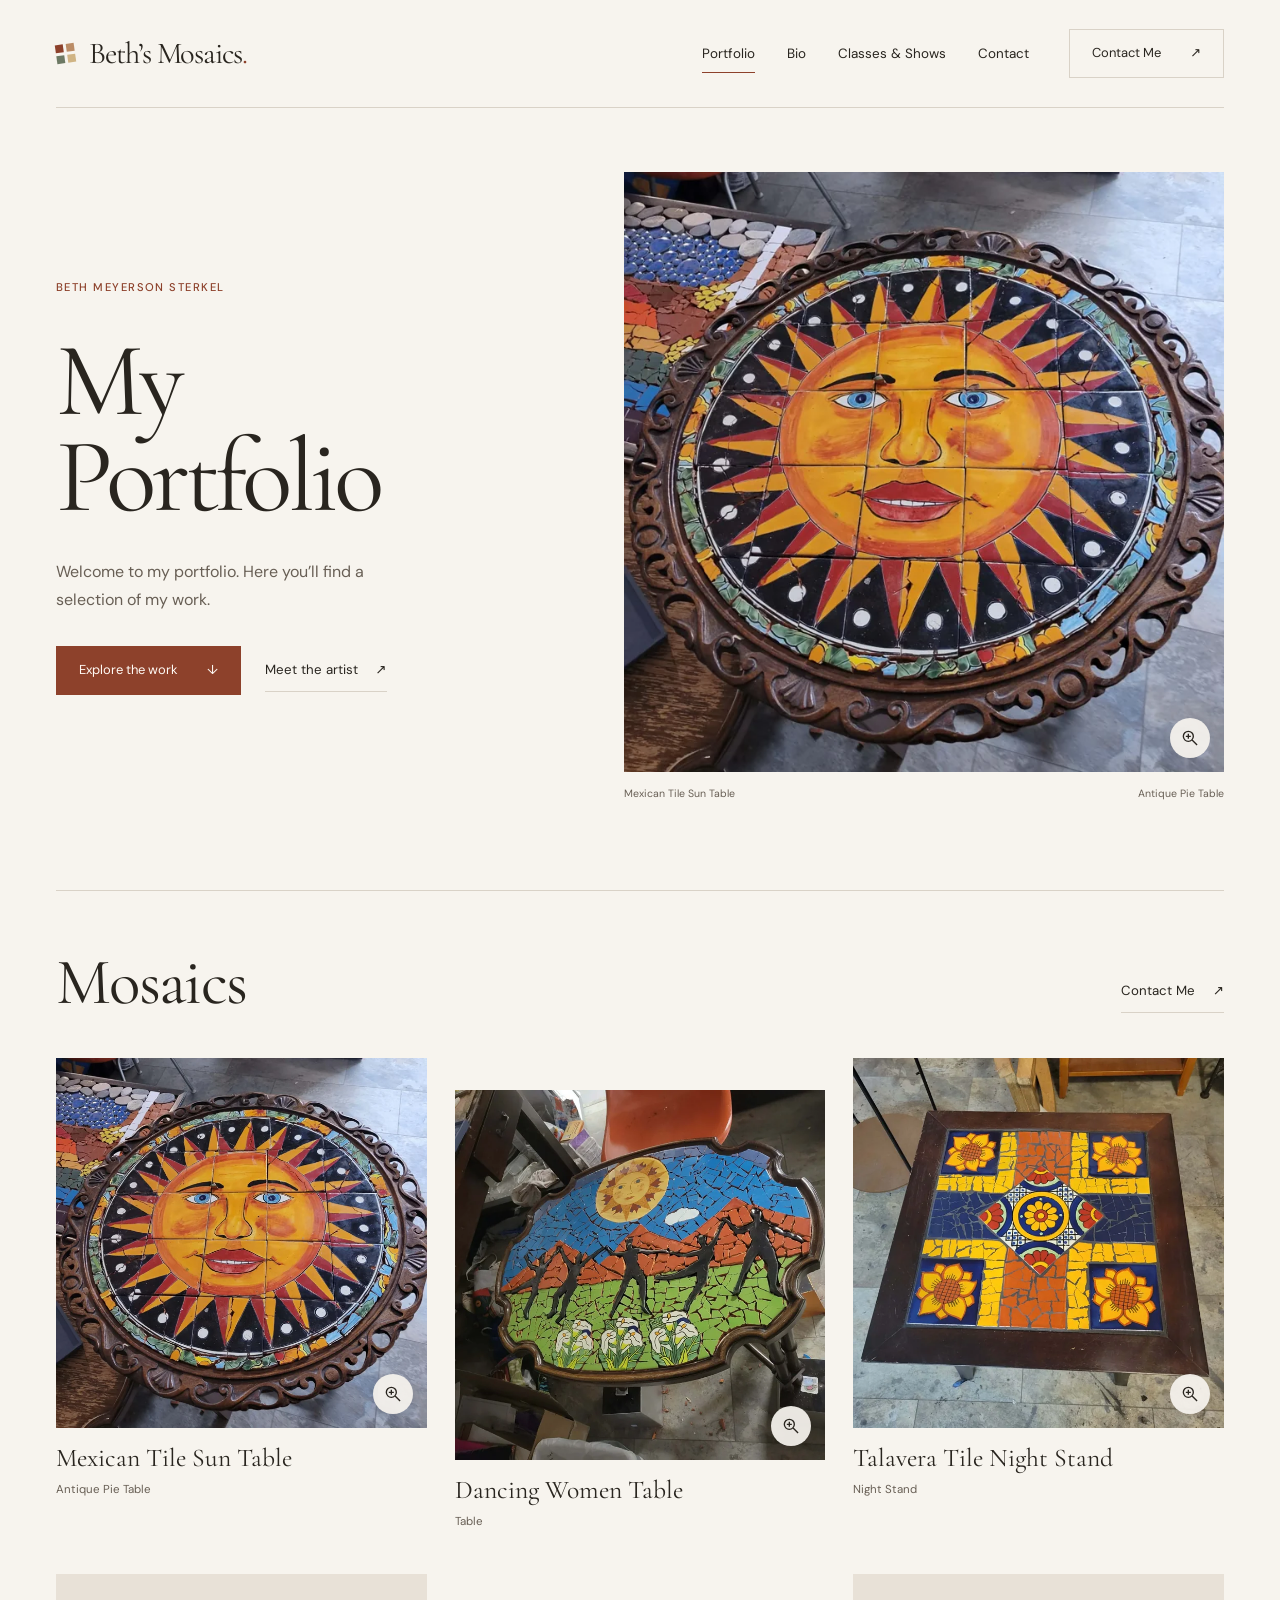
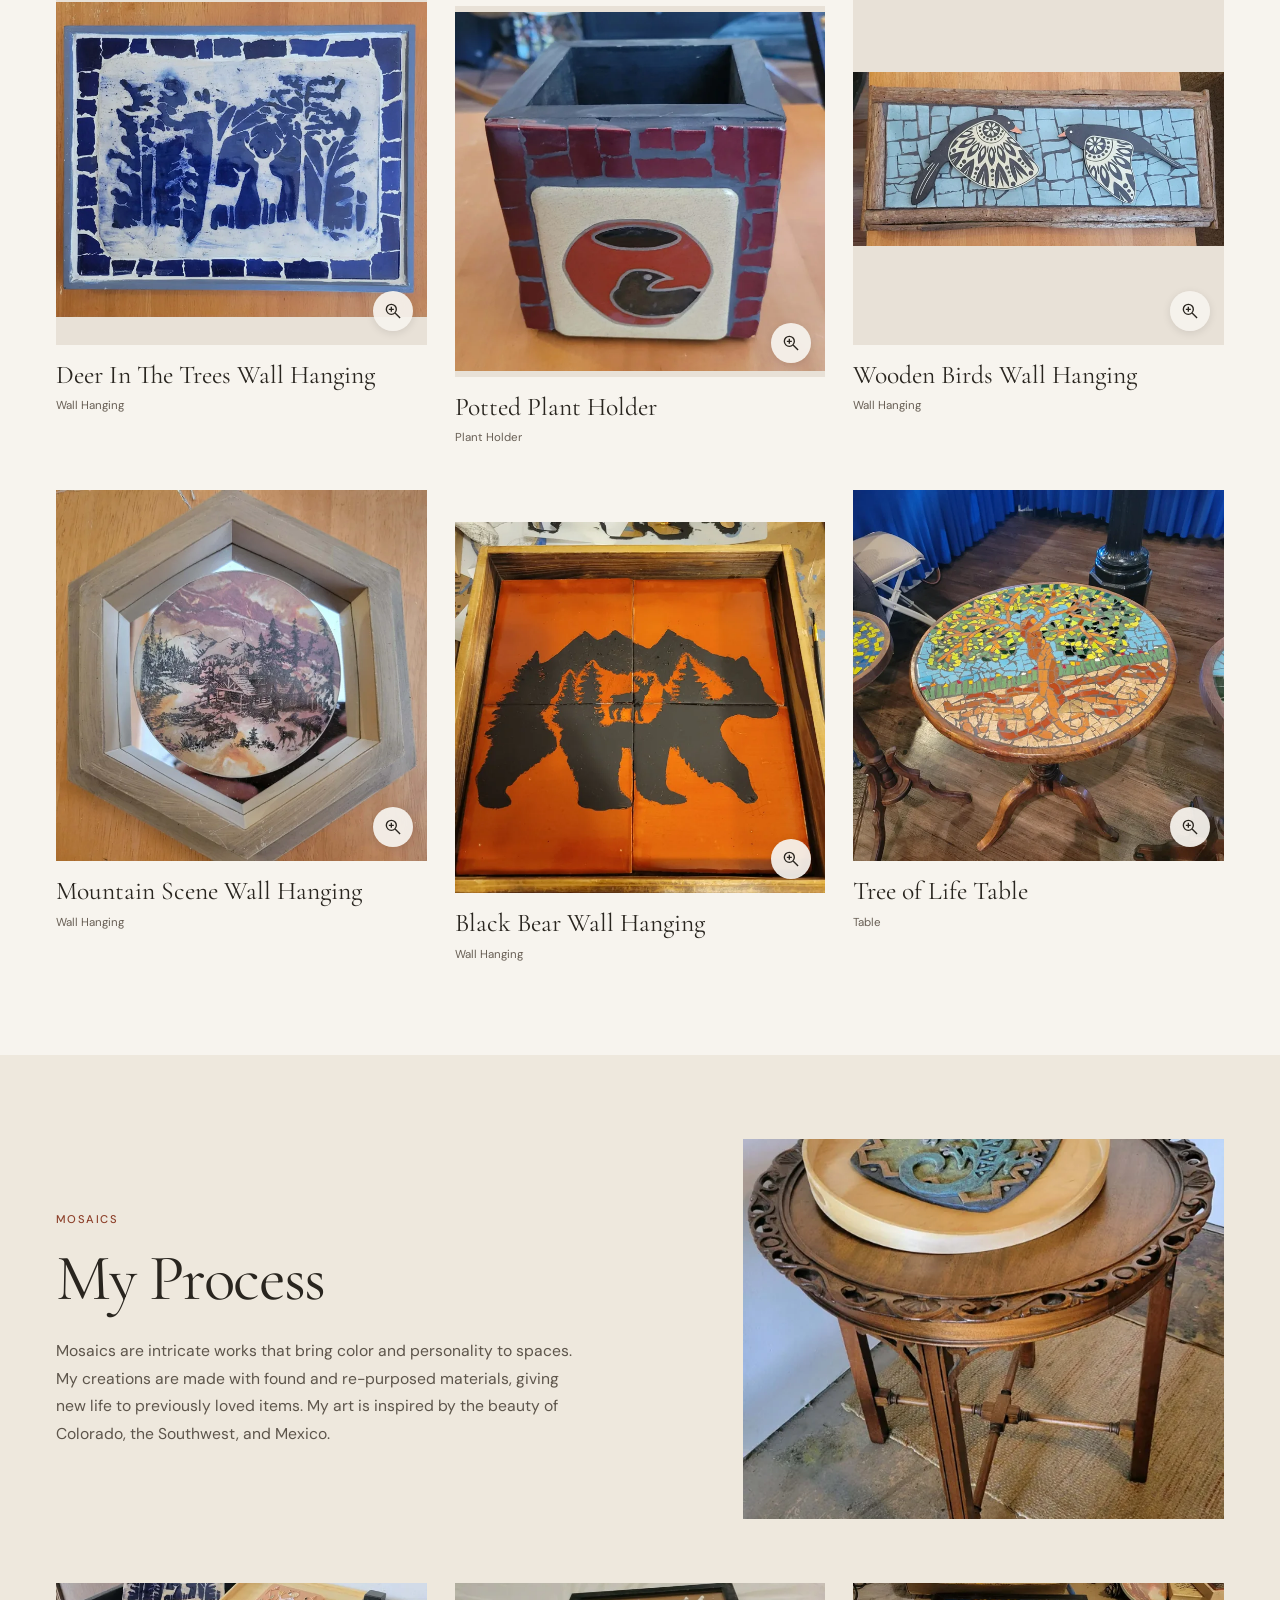
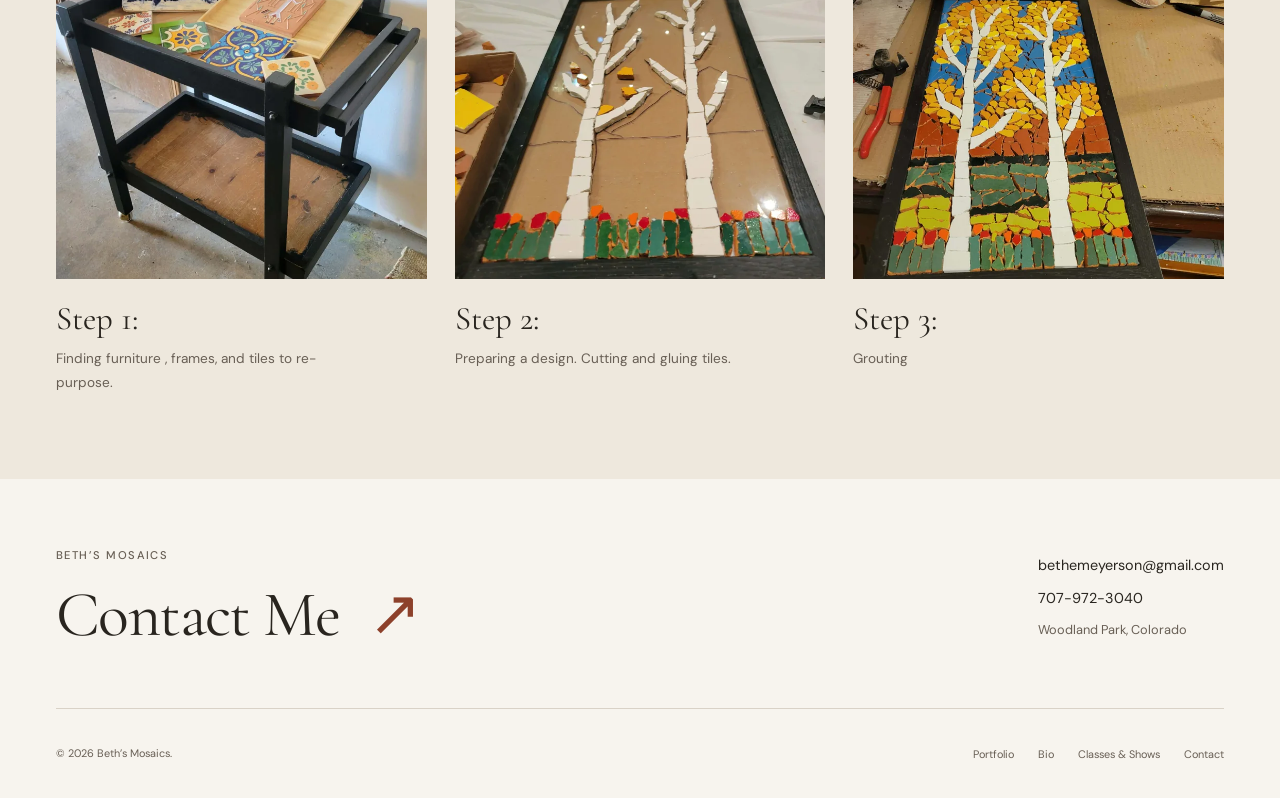
<file: src/index.html>
<!doctype html>
<html lang="en">
  <head>
    <meta charset="utf-8">
    <meta name="viewport" content="width=device-width, initial-scale=1">
    <meta name="description" content="Mosaic and ceramic art by Beth Meyerson Sterkel in Woodland Park, Colorado. Explore colorful tables, wall hangings, and repurposed creations.">
    <meta name="theme-color" content="#f7f4ee">
    <title>Beth’s Mosaics | Portfolio</title>
    <link rel="icon" href="assets/images/favicon.svg" type="image/svg+xml">
    <link rel="preload" href="assets/fonts/cormorant-garamond.woff2" as="font" type="font/woff2" crossorigin>
    <link rel="stylesheet" href="assets/css/site.css">
    <script src="assets/js/site.js" defer></script>
  </head>
  <body class="page-home">
    <a class="skip-link" href="#main">Skip to content</a>
    <header class="site-header wrap">
      <a class="brand" href="index.html"><span class="brand-mark" aria-hidden="true"><i></i><i></i><i></i><i></i></span>Beth’s Mosaics<span class="brand-dot" aria-hidden="true">.</span></a>
      <button class="menu-toggle" type="button" aria-controls="site-navigation" aria-expanded="false" hidden>Menu <span class="menu-icon" aria-hidden="true"></span></button>
      <nav class="site-nav" id="site-navigation" aria-label="Main navigation">
        <a href="index.html" aria-current="page">Portfolio</a>
        <a href="bio/index.html">Bio</a>
        <a href="classes-and-shows/index.html">Classes &amp; Shows</a>
        <a href="contact/index.html">Contact</a>
      </nav>
      <a class="header-contact button button-outline" href="contact/index.html">Contact Me <span aria-hidden="true">↗</span></a>
    </header>
    <main id="main" tabindex="-1">
      <section class="hero wrap" id="portfolio-introduction" aria-labelledby="portfolio-title">
        <div class="hero-copy">
          <p class="eyebrow">Beth Meyerson Sterkel</p>
          <h1 id="portfolio-title">My<br>Portfolio</h1>
          <p class="intro">Welcome to my portfolio. Here you’ll find a selection of my work.</p>
          <div class="hero-actions">
            <a class="button" href="#portfolio">Explore the work <span aria-hidden="true">↓</span></a>
            <a class="text-link" href="bio/index.html">Meet the artist <span aria-hidden="true">↗</span></a>
          </div>
        </div>
        <figure class="hero-art">
          <a class="artwork-image-link" href="assets/images/mexican-tile-sun-table.webp" data-artwork-title="Mexican Tile Sun Table" aria-label="View full image: Mexican Tile Sun Table">
            <img class="" src="assets/images/mexican-tile-sun-table.webp" srcset="assets/images/mexican-tile-sun-table-small.webp 720w, assets/images/mexican-tile-sun-table.webp 1600w" sizes="(max-width: 760px) 90vw, 50vw" width="1600" height="1600" alt="Colorful Talavera sun mosaic in an ornate round wooden table." loading="eager" decoding="async" fetchpriority="high">
            <span class="image-zoom" aria-hidden="true"><svg viewBox="0 0 24 24" width="20" height="20" fill="none" stroke="currentColor" stroke-width="1.6"><circle cx="10" cy="10" r="6"></circle><path d="m14.5 14.5 6 6M10 7v6M7 10h6"></path></svg></span>
          </a>
          <figcaption><span>Mexican Tile Sun Table</span><span>Antique Pie Table</span></figcaption>
        </figure>
      </section>
      <section class="portfolio-section wrap" id="portfolio" aria-labelledby="gallery-title">
        <div class="section-heading">
          <h2 id="gallery-title">Mosaics</h2>
          <a class="text-link" href="contact/index.html">Contact Me <span aria-hidden="true">↗</span></a>
        </div>
        <div class="artwork-grid">
          <article class="artwork-card">
            <div class="card-image">
              <a class="artwork-image-link" href="assets/images/mexican-tile-sun-table.webp" data-artwork-title="Mexican Tile Sun Table" aria-label="View full image: Mexican Tile Sun Table">
                <img class="" src="assets/images/mexican-tile-sun-table.webp" srcset="assets/images/mexican-tile-sun-table-small.webp 720w, assets/images/mexican-tile-sun-table.webp 1600w" sizes="(max-width: 640px) 90vw, (max-width: 1000px) 44vw, 30vw" width="1600" height="1600" alt="Colorful Talavera sun mosaic in an ornate round wooden table." loading="lazy" decoding="async">
                <span class="image-zoom" aria-hidden="true"><svg viewBox="0 0 24 24" width="20" height="20" fill="none" stroke="currentColor" stroke-width="1.6"><circle cx="10" cy="10" r="6"></circle><path d="m14.5 14.5 6 6M10 7v6M7 10h6"></path></svg></span>
              </a>
            </div>
            <div class="card-caption">
              <h3>Mexican Tile Sun Table</h3>
              <p>Antique Pie Table</p>
            </div>
          </article>
          <article class="artwork-card">
            <div class="card-image">
              <a class="artwork-image-link" href="assets/images/dancing-women-table.webp" data-artwork-title="Dancing Women Table" aria-label="View full image: Dancing Women Table">
                <img class="" src="assets/images/dancing-women-table.webp" srcset="assets/images/dancing-women-table-small.webp 720w, assets/images/dancing-women-table.webp 1600w" sizes="(max-width: 640px) 90vw, (max-width: 1000px) 44vw, 30vw" width="1600" height="1600" alt="Round mosaic table with dancing women beneath a sun and mountain landscape." loading="lazy" decoding="async">
                <span class="image-zoom" aria-hidden="true"><svg viewBox="0 0 24 24" width="20" height="20" fill="none" stroke="currentColor" stroke-width="1.6"><circle cx="10" cy="10" r="6"></circle><path d="m14.5 14.5 6 6M10 7v6M7 10h6"></path></svg></span>
              </a>
            </div>
            <div class="card-caption">
              <h3>Dancing Women Table</h3>
              <p>Table</p>
            </div>
          </article>
          <article class="artwork-card">
            <div class="card-image">
              <a class="artwork-image-link" href="assets/images/talavera-tile-night-stand.webp" data-artwork-title="Talavera Tile Night Stand" aria-label="View full image: Talavera Tile Night Stand">
                <img class="" src="assets/images/talavera-tile-night-stand.webp" srcset="assets/images/talavera-tile-night-stand-small.webp 720w, assets/images/talavera-tile-night-stand.webp 1600w" sizes="(max-width: 640px) 90vw, (max-width: 1000px) 44vw, 30vw" width="1600" height="1600" alt="Square night stand with blue, yellow, and orange Talavera tiles." loading="lazy" decoding="async">
                <span class="image-zoom" aria-hidden="true"><svg viewBox="0 0 24 24" width="20" height="20" fill="none" stroke="currentColor" stroke-width="1.6"><circle cx="10" cy="10" r="6"></circle><path d="m14.5 14.5 6 6M10 7v6M7 10h6"></path></svg></span>
              </a>
            </div>
            <div class="card-caption">
              <h3>Talavera Tile Night Stand</h3>
              <p>Night Stand</p>
            </div>
          </article>
          <article class="artwork-card">
            <div class="card-image">
              <a class="artwork-image-link" href="assets/images/deer-in-the-trees-wall-hanging.webp" data-artwork-title="Deer In The Trees Wall Hanging" aria-label="View full image: Deer In The Trees Wall Hanging">
                <img class="" src="assets/images/deer-in-the-trees-wall-hanging.webp" srcset="assets/images/deer-in-the-trees-wall-hanging-small.webp 720w, assets/images/deer-in-the-trees-wall-hanging.webp 1600w" sizes="(max-width: 640px) 90vw, (max-width: 1000px) 44vw, 30vw" width="1600" height="1360" alt="Blue and white ceramic tile wall hanging depicting deer among trees." loading="lazy" decoding="async">
                <span class="image-zoom" aria-hidden="true"><svg viewBox="0 0 24 24" width="20" height="20" fill="none" stroke="currentColor" stroke-width="1.6"><circle cx="10" cy="10" r="6"></circle><path d="m14.5 14.5 6 6M10 7v6M7 10h6"></path></svg></span>
              </a>
            </div>
            <div class="card-caption">
              <h3>Deer In The Trees Wall Hanging</h3>
              <p>Wall Hanging</p>
            </div>
          </article>
          <article class="artwork-card">
            <div class="card-image">
              <a class="artwork-image-link" href="assets/images/potted-plant-holder.webp" data-artwork-title="Potted Plant Holder" aria-label="View full image: Potted Plant Holder">
                <img class="" src="assets/images/potted-plant-holder.webp" srcset="assets/images/potted-plant-holder-small.webp 720w, assets/images/potted-plant-holder.webp 1600w" sizes="(max-width: 640px) 90vw, (max-width: 1000px) 44vw, 30vw" width="1600" height="1546" alt="Red ceramic tile plant holder with a decorative bird tile." loading="lazy" decoding="async">
                <span class="image-zoom" aria-hidden="true"><svg viewBox="0 0 24 24" width="20" height="20" fill="none" stroke="currentColor" stroke-width="1.6"><circle cx="10" cy="10" r="6"></circle><path d="m14.5 14.5 6 6M10 7v6M7 10h6"></path></svg></span>
              </a>
            </div>
            <div class="card-caption">
              <h3>Potted Plant Holder</h3>
              <p>Plant Holder</p>
            </div>
          </article>
          <article class="artwork-card">
            <div class="card-image">
              <a class="artwork-image-link" href="assets/images/wooden-birds-wall-hanging.webp" data-artwork-title="Wooden Birds Wall Hanging" aria-label="View full image: Wooden Birds Wall Hanging">
                <img class="" src="assets/images/wooden-birds-wall-hanging.webp" srcset="assets/images/wooden-birds-wall-hanging-small.webp 720w, assets/images/wooden-birds-wall-hanging.webp 1600w" sizes="(max-width: 640px) 90vw, (max-width: 1000px) 44vw, 30vw" width="1600" height="750" alt="Two patterned ceramic birds on a pale blue mosaic in a wooden frame." loading="lazy" decoding="async">
                <span class="image-zoom" aria-hidden="true"><svg viewBox="0 0 24 24" width="20" height="20" fill="none" stroke="currentColor" stroke-width="1.6"><circle cx="10" cy="10" r="6"></circle><path d="m14.5 14.5 6 6M10 7v6M7 10h6"></path></svg></span>
              </a>
            </div>
            <div class="card-caption">
              <h3>Wooden Birds Wall Hanging</h3>
              <p>Wall Hanging</p>
            </div>
          </article>
          <article class="artwork-card">
            <div class="card-image">
              <a class="artwork-image-link" href="assets/images/mountain-scene-wall-hanging.webp" data-artwork-title="Mountain Scene Wall Hanging" aria-label="View full image: Mountain Scene Wall Hanging">
                <img class="" src="assets/images/mountain-scene-wall-hanging.webp" srcset="assets/images/mountain-scene-wall-hanging-small.webp 720w, assets/images/mountain-scene-wall-hanging.webp 1600w" sizes="(max-width: 640px) 90vw, (max-width: 1000px) 44vw, 30vw" width="1600" height="1600" alt="Mountain landscape tile displayed in an octagonal wooden frame." loading="lazy" decoding="async">
                <span class="image-zoom" aria-hidden="true"><svg viewBox="0 0 24 24" width="20" height="20" fill="none" stroke="currentColor" stroke-width="1.6"><circle cx="10" cy="10" r="6"></circle><path d="m14.5 14.5 6 6M10 7v6M7 10h6"></path></svg></span>
              </a>
            </div>
            <div class="card-caption">
              <h3>Mountain Scene Wall Hanging</h3>
              <p>Wall Hanging</p>
            </div>
          </article>
          <article class="artwork-card">
            <div class="card-image">
              <a class="artwork-image-link" href="assets/images/black-bear-wall-hanging.webp" data-artwork-title="Black Bear Wall Hanging" aria-label="View full image: Black Bear Wall Hanging">
                <img class="" src="assets/images/black-bear-wall-hanging.webp" srcset="assets/images/black-bear-wall-hanging-small.webp 720w, assets/images/black-bear-wall-hanging.webp 1600w" sizes="(max-width: 640px) 90vw, (max-width: 1000px) 44vw, 30vw" width="1600" height="1600" alt="Black bear and forest silhouettes on an orange tile wall hanging." loading="lazy" decoding="async">
                <span class="image-zoom" aria-hidden="true"><svg viewBox="0 0 24 24" width="20" height="20" fill="none" stroke="currentColor" stroke-width="1.6"><circle cx="10" cy="10" r="6"></circle><path d="m14.5 14.5 6 6M10 7v6M7 10h6"></path></svg></span>
              </a>
            </div>
            <div class="card-caption">
              <h3>Black Bear Wall Hanging</h3>
              <p>Wall Hanging</p>
            </div>
          </article>
          <article class="artwork-card">
            <div class="card-image">
              <a class="artwork-image-link" href="assets/images/tree-of-life-table.webp" data-artwork-title="Tree of Life Table" aria-label="View full image: Tree of Life Table">
                <img class="" src="assets/images/tree-of-life-table.webp" srcset="assets/images/tree-of-life-table-small.webp 720w, assets/images/tree-of-life-table.webp 1600w" sizes="(max-width: 640px) 90vw, (max-width: 1000px) 44vw, 30vw" width="1600" height="1600" alt="Round wooden table with a colorful tree of life mosaic." loading="lazy" decoding="async">
                <span class="image-zoom" aria-hidden="true"><svg viewBox="0 0 24 24" width="20" height="20" fill="none" stroke="currentColor" stroke-width="1.6"><circle cx="10" cy="10" r="6"></circle><path d="m14.5 14.5 6 6M10 7v6M7 10h6"></path></svg></span>
              </a>
            </div>
            <div class="card-caption">
              <h3>Tree of Life Table</h3>
              <p>Table</p>
            </div>
          </article>
        </div>
      </section>
      <section class="process-section" id="process" aria-labelledby="process-title">
        <div class="wrap">
          <div class="process-intro">
            <div>
              <p class="eyebrow">Mosaics</p>
              <h2 id="process-title">My Process</h2>
              <p>Mosaics are intricate works that bring color and personality to spaces. My creations are made with found and re-purposed materials, giving new life to previously loved items. My art is inspired by the beauty of Colorado, the Southwest, and Mexico.</p>
            </div>
            <img class="process-materials" src="assets/images/process-materials.webp" srcset="assets/images/process-materials-small.webp 641w, assets/images/process-materials.webp 1424w" sizes="(max-width: 760px) 90vw, 38vw" width="1424" height="1600" alt="Reclaimed wooden table and tray with ceramic pieces ready to be repurposed." loading="lazy" decoding="async">
          </div>
          <ol class="process-steps">
            <li>
              <img class="" src="assets/images/process-find.webp" srcset="assets/images/process-find-small.webp 706w, assets/images/process-find.webp 1570w" sizes="(max-width: 640px) 90vw, (max-width: 1000px) 44vw, 30vw" width="1570" height="1600" alt="Found furniture and colorful ceramic tiles gathered for a mosaic." loading="lazy" decoding="async">
              <h3>Step 1:</h3>
              <p>Finding furniture , frames, and tiles to re-purpose.</p>
            </li>
            <li>
              <img class="" src="assets/images/process-design.webp" srcset="assets/images/process-design-small.webp 720w, assets/images/process-design.webp 1600w" sizes="(max-width: 640px) 90vw, (max-width: 1000px) 44vw, 30vw" width="1600" height="1600" alt="A tree mosaic design with cut ceramic tiles being arranged in a frame." loading="lazy" decoding="async">
              <h3>Step 2:</h3>
              <p>Preparing a design. Cutting and gluing tiles.</p>
            </li>
            <li>
              <img class="" src="assets/images/process-grout.webp" srcset="assets/images/process-grout-small.webp 720w, assets/images/process-grout.webp 1600w" sizes="(max-width: 640px) 90vw, (max-width: 1000px) 44vw, 30vw" width="1600" height="1600" alt="Completed tree mosaic with grout between the colorful tile pieces." loading="lazy" decoding="async">
              <h3>Step 3:</h3>
              <p>Grouting</p>
            </li>
          </ol>
        </div>
      </section>
    </main>
    <dialog class="lightbox" id="artwork-lightbox" aria-labelledby="lightbox-title">
      <div class="lightbox-header">
        <button class="lightbox-close" type="button" autofocus>Close <span aria-hidden="true">×</span></button>
      </div>
      <figure class="lightbox-figure">
        <img src="assets/images/mexican-tile-sun-table.webp" width="1600" height="1600" alt="Colorful Talavera sun mosaic in an ornate round wooden table." decoding="async" loading="lazy">
      </figure>
      <div class="lightbox-footer">
        <button type="button" class="lightbox-previous" aria-label="Previous photo"><span aria-hidden="true">←</span></button>
        <p id="lightbox-title" aria-live="polite">Mexican Tile Sun Table</p>
        <button type="button" class="lightbox-next" aria-label="Next photo"><span aria-hidden="true">→</span></button>
      </div>
    </dialog>
    <footer class="site-footer">
      <div class="footer-main wrap">
        <div>
          <p class="eyebrow">Beth’s Mosaics</p>
          <h2><a href="contact/index.html">Contact Me <span aria-hidden="true">↗</span></a></h2>
        </div>
        <address>
          <a href="mailto:bethemeyerson@gmail.com">bethemeyerson@gmail.com</a>
          <a href="tel:+17079723040">707-972-3040</a>
          <span>Woodland Park, Colorado</span>
        </address>
      </div>
      <div class="footer-bottom wrap">
        <p>© 2026 Beth’s Mosaics.</p>
        <nav aria-label="Footer navigation">
          <a href="index.html" aria-current="page">Portfolio</a>
          <a href="bio/index.html">Bio</a>
          <a href="classes-and-shows/index.html">Classes &amp; Shows</a>
          <a href="contact/index.html">Contact</a>
        </nav>
      </div>
    </footer>
  </body>
</html>
</file>
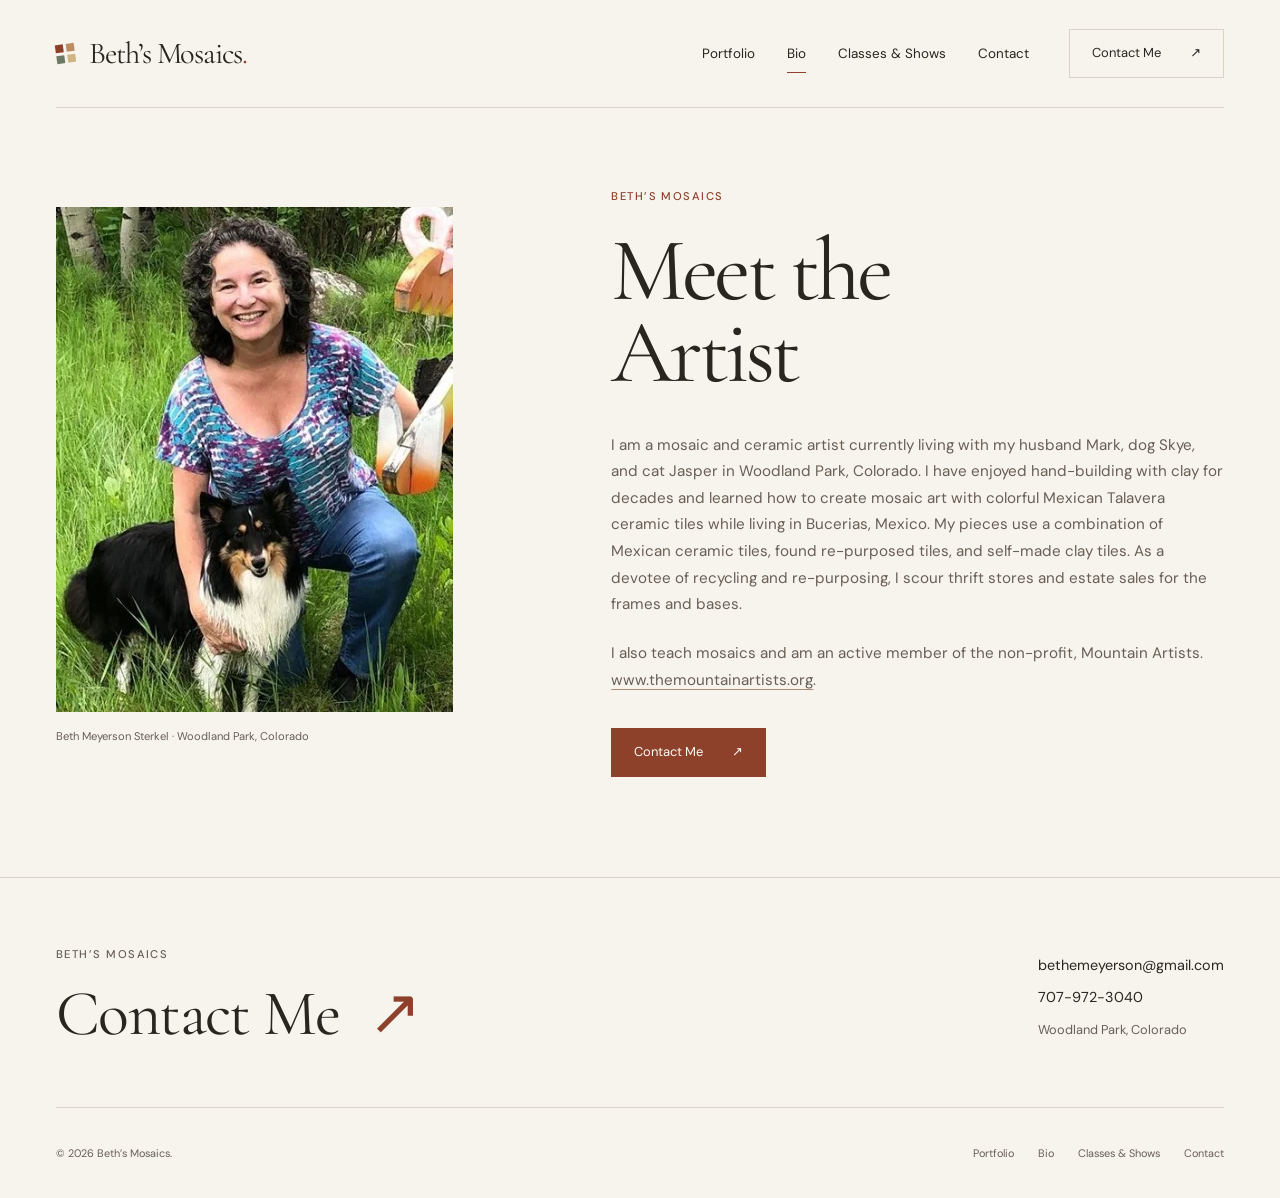
<file: src/bio/index.html>
<!doctype html>
<html lang="en">
  <head>
    <meta charset="utf-8">
    <meta name="viewport" content="width=device-width, initial-scale=1">
    <meta name="description" content="Meet Beth Meyerson Sterkel, a Colorado mosaic and ceramic artist inspired by Talavera tiles, found materials, and repurposed furniture.">
    <meta name="theme-color" content="#f7f4ee">
    <title>Meet the Artist | Beth’s Mosaics</title>
    <link rel="icon" href="../assets/images/favicon.svg" type="image/svg+xml">
    <link rel="preload" href="../assets/fonts/cormorant-garamond.woff2" as="font" type="font/woff2" crossorigin>
    <link rel="stylesheet" href="../assets/css/site.css">
    <script src="../assets/js/site.js" defer></script>
  </head>
  <body class="page-bio">
    <a class="skip-link" href="#main">Skip to content</a>
    <header class="site-header wrap">
      <a class="brand" href="../index.html"><span class="brand-mark" aria-hidden="true"><i></i><i></i><i></i><i></i></span>Beth’s Mosaics<span class="brand-dot" aria-hidden="true">.</span></a>
      <button class="menu-toggle" type="button" aria-controls="site-navigation" aria-expanded="false" hidden>Menu <span class="menu-icon" aria-hidden="true"></span></button>
      <nav class="site-nav" id="site-navigation" aria-label="Main navigation">
        <a href="../index.html">Portfolio</a>
        <a href="../bio/index.html" aria-current="page">Bio</a>
        <a href="../classes-and-shows/index.html">Classes &amp; Shows</a>
        <a href="../contact/index.html">Contact</a>
      </nav>
      <a class="header-contact button button-outline" href="../contact/index.html">Contact Me <span aria-hidden="true">↗</span></a>
    </header>
    <main id="main" tabindex="-1">
      <section class="bio-section wrap" id="artist-biography" aria-labelledby="bio-title">
        <figure class="portrait">
          <img class="" src="../assets/images/beth-meyerson-sterkel.webp" width="397" height="505" alt="Beth Meyerson Sterkel sitting outdoors with her dog." loading="eager" decoding="async">
          <figcaption>Beth Meyerson Sterkel · Woodland Park, Colorado</figcaption>
        </figure>
        <div class="bio-copy">
          <p class="eyebrow">Beth’s Mosaics</p>
          <h1 id="bio-title">Meet the<br>Artist</h1>
          <p>I am a mosaic and ceramic artist currently living with my husband Mark, dog Skye, and cat Jasper in Woodland Park, Colorado. I have enjoyed hand-building with clay for decades and learned how to create mosaic art with colorful Mexican Talavera ceramic tiles while living in Bucerias, Mexico. My pieces use a combination of Mexican ceramic tiles, found re-purposed tiles, and self-made clay tiles. As a devotee of recycling and re-purposing, I scour thrift stores and estate sales for the frames and bases.</p>
          <p>I also teach mosaics and am an active member of the non-profit, Mountain Artists. <a class="inline-link" href="http://www.themountainartists.org">www.themountainartists.org</a>.</p>
          <a class="button" href="../contact/index.html">Contact Me <span aria-hidden="true">↗</span></a>
        </div>
      </section>
    </main>
    <footer class="site-footer">
      <div class="footer-main wrap">
        <div>
          <p class="eyebrow">Beth’s Mosaics</p>
          <h2><a href="../contact/index.html">Contact Me <span aria-hidden="true">↗</span></a></h2>
        </div>
        <address>
          <a href="mailto:bethemeyerson@gmail.com">bethemeyerson@gmail.com</a>
          <a href="tel:+17079723040">707-972-3040</a>
          <span>Woodland Park, Colorado</span>
        </address>
      </div>
      <div class="footer-bottom wrap">
        <p>© 2026 Beth’s Mosaics.</p>
        <nav aria-label="Footer navigation">
          <a href="../index.html">Portfolio</a>
          <a href="../bio/index.html" aria-current="page">Bio</a>
          <a href="../classes-and-shows/index.html">Classes &amp; Shows</a>
          <a href="../contact/index.html">Contact</a>
        </nav>
      </div>
    </footer>
  </body>
</html>
</file>
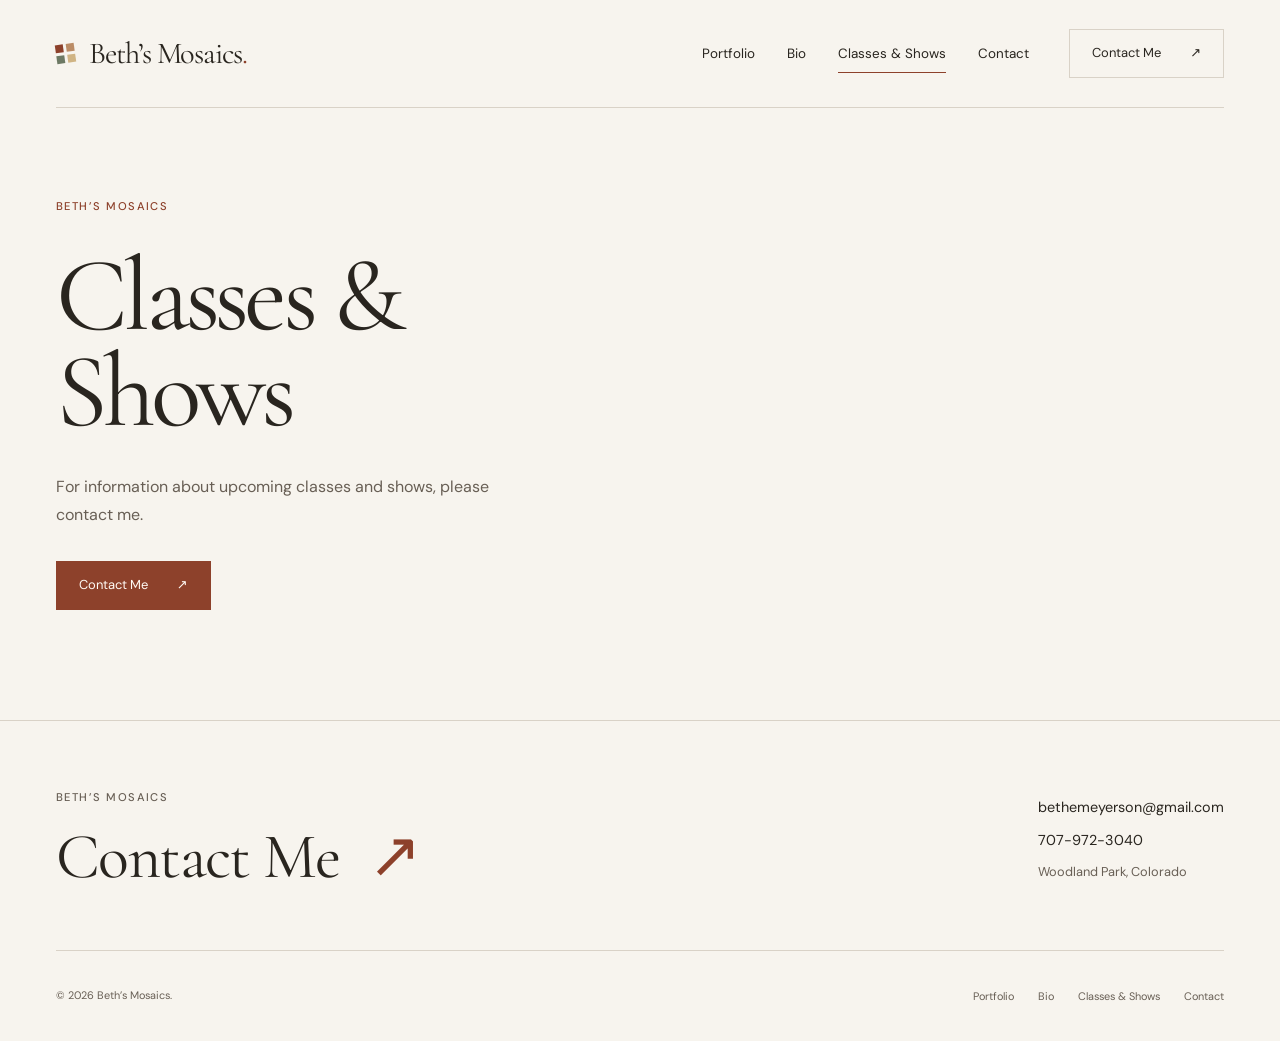
<file: src/classes-and-shows/index.html>
<!doctype html>
<html lang="en">
  <head>
    <meta charset="utf-8">
    <meta name="viewport" content="width=device-width, initial-scale=1">
    <meta name="description" content="Upcoming mosaic classes and art shows with Beth Meyerson Sterkel.">
    <meta name="theme-color" content="#f7f4ee">
    <title>Classes &amp; Shows | Beth’s Mosaics</title>
    <link rel="icon" href="../assets/images/favicon.svg" type="image/svg+xml">
    <link rel="preload" href="../assets/fonts/cormorant-garamond.woff2" as="font" type="font/woff2" crossorigin>
    <link rel="stylesheet" href="../assets/css/site.css">
    <script src="../assets/js/site.js" defer></script>
  </head>
  <body class="page-events">
    <a class="skip-link" href="#main">Skip to content</a>
    <header class="site-header wrap">
      <a class="brand" href="../index.html"><span class="brand-mark" aria-hidden="true"><i></i><i></i><i></i><i></i></span>Beth’s Mosaics<span class="brand-dot" aria-hidden="true">.</span></a>
      <button class="menu-toggle" type="button" aria-controls="site-navigation" aria-expanded="false" hidden>Menu <span class="menu-icon" aria-hidden="true"></span></button>
      <nav class="site-nav" id="site-navigation" aria-label="Main navigation">
        <a href="../index.html">Portfolio</a>
        <a href="../bio/index.html">Bio</a>
        <a href="../classes-and-shows/index.html" aria-current="page">Classes &amp; Shows</a>
        <a href="../contact/index.html">Contact</a>
      </nav>
      <a class="header-contact button button-outline" href="../contact/index.html">Contact Me <span aria-hidden="true">↗</span></a>
    </header>
    <main id="main" tabindex="-1">
      <section class="events-section wrap" id="classes-and-shows" aria-labelledby="events-title">
        <p class="eyebrow">Beth’s Mosaics</p>
        <h1 id="events-title">Classes &amp; Shows</h1>
        <p>For information about upcoming classes and shows, please contact me.</p>
        <a class="button" href="../contact/index.html">Contact Me <span aria-hidden="true">↗</span></a>
      </section>
    </main>
    <footer class="site-footer">
      <div class="footer-main wrap">
        <div>
          <p class="eyebrow">Beth’s Mosaics</p>
          <h2><a href="../contact/index.html">Contact Me <span aria-hidden="true">↗</span></a></h2>
        </div>
        <address>
          <a href="mailto:bethemeyerson@gmail.com">bethemeyerson@gmail.com</a>
          <a href="tel:+17079723040">707-972-3040</a>
          <span>Woodland Park, Colorado</span>
        </address>
      </div>
      <div class="footer-bottom wrap">
        <p>© 2026 Beth’s Mosaics.</p>
        <nav aria-label="Footer navigation">
          <a href="../index.html">Portfolio</a>
          <a href="../bio/index.html">Bio</a>
          <a href="../classes-and-shows/index.html" aria-current="page">Classes &amp; Shows</a>
          <a href="../contact/index.html">Contact</a>
        </nav>
      </div>
    </footer>
  </body>
</html>
</file>
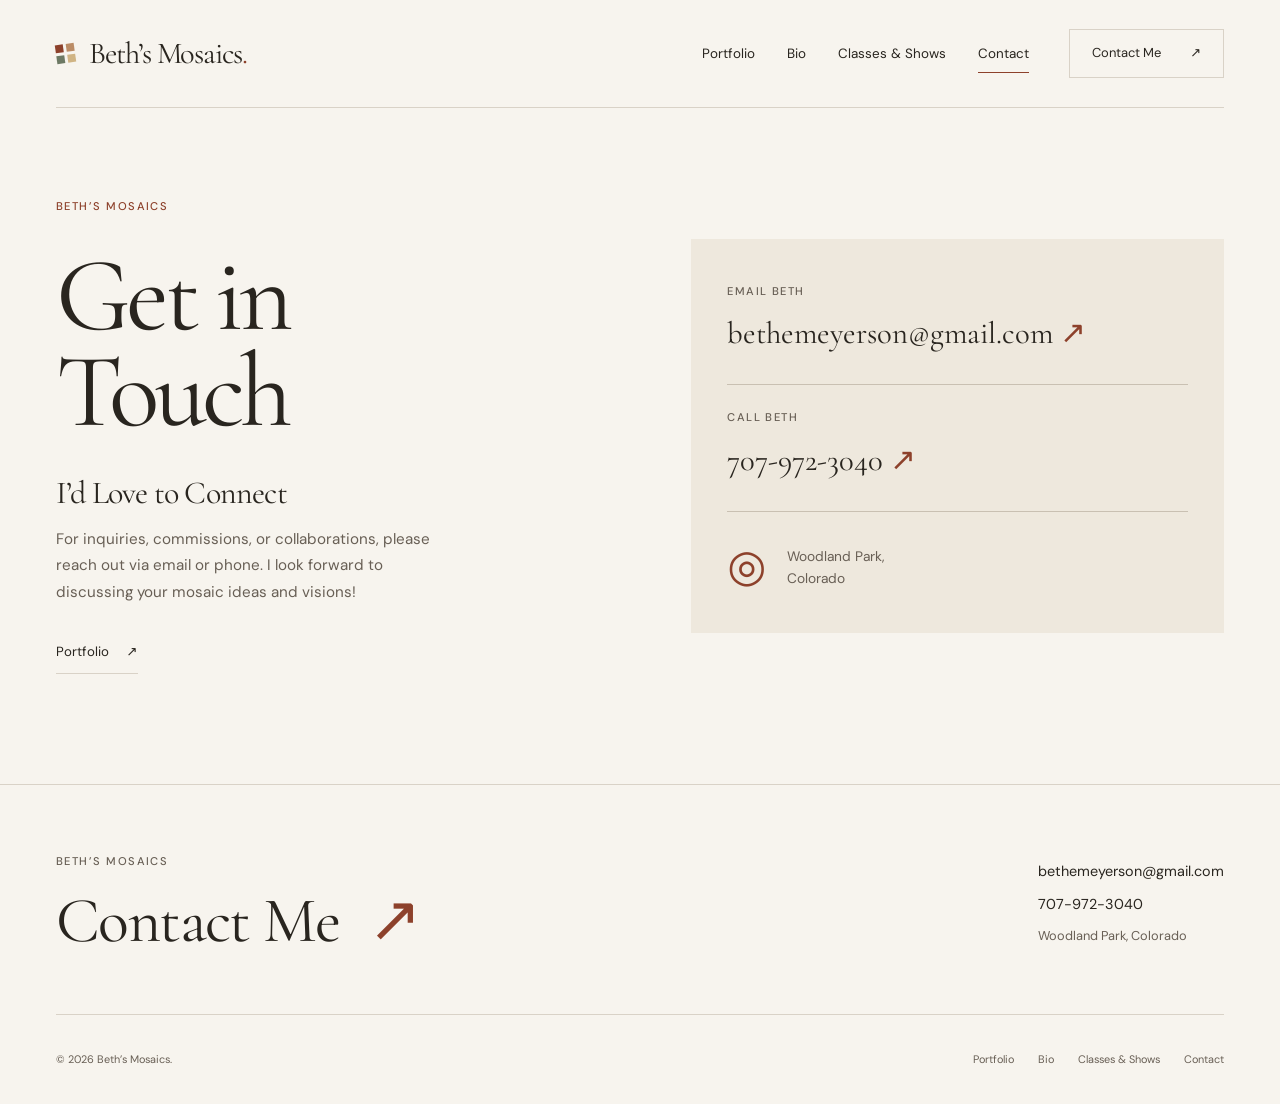
<file: src/contact/index.html>
<!doctype html>
<html lang="en">
  <head>
    <meta charset="utf-8">
    <meta name="viewport" content="width=device-width, initial-scale=1">
    <meta name="description" content="Contact Beth Meyerson Sterkel in Woodland Park, Colorado for mosaic inquiries, commissions, or collaborations.">
    <meta name="theme-color" content="#f7f4ee">
    <title>Contact | Beth’s Mosaics</title>
    <link rel="icon" href="../assets/images/favicon.svg" type="image/svg+xml">
    <link rel="preload" href="../assets/fonts/cormorant-garamond.woff2" as="font" type="font/woff2" crossorigin>
    <link rel="stylesheet" href="../assets/css/site.css">
    <script src="../assets/js/site.js" defer></script>
  </head>
  <body class="page-contact">
    <a class="skip-link" href="#main">Skip to content</a>
    <header class="site-header wrap">
      <a class="brand" href="../index.html"><span class="brand-mark" aria-hidden="true"><i></i><i></i><i></i><i></i></span>Beth’s Mosaics<span class="brand-dot" aria-hidden="true">.</span></a>
      <button class="menu-toggle" type="button" aria-controls="site-navigation" aria-expanded="false" hidden>Menu <span class="menu-icon" aria-hidden="true"></span></button>
      <nav class="site-nav" id="site-navigation" aria-label="Main navigation">
        <a href="../index.html">Portfolio</a>
        <a href="../bio/index.html">Bio</a>
        <a href="../classes-and-shows/index.html">Classes &amp; Shows</a>
        <a href="../contact/index.html" aria-current="page">Contact</a>
      </nav>
      <a class="header-contact button button-outline" href="../contact/index.html">Contact Me <span aria-hidden="true">↗</span></a>
    </header>
    <main id="main" tabindex="-1">
      <section class="contact-section wrap" id="contact-details" aria-labelledby="contact-title">
        <div class="contact-copy">
          <p class="eyebrow">Beth’s Mosaics</p>
          <h1 id="contact-title">Get in<br>Touch</h1>
          <h2>I’d Love to Connect</h2>
          <p>For inquiries, commissions, or collaborations, please reach out via email or phone. I look forward to discussing your mosaic ideas and visions!</p>
          <a class="text-link" href="../index.html">Portfolio <span aria-hidden="true">↗</span></a>
        </div>
        <div class="contact-panel">
          <a class="contact-option" href="mailto:bethemeyerson@gmail.com"><span class="eyebrow">Email Beth</span><span class="contact-value">bethemeyerson<wbr>@gmail.com <span aria-hidden="true">↗</span></span></a>
          <a class="contact-option" href="tel:+17079723040"><span class="eyebrow">Call Beth</span><span class="contact-value">707-972-3040 <span aria-hidden="true">↗</span></span></a>
          <div class="contact-location">
            <span class="location-mark" aria-hidden="true">◎</span>
            <p>Woodland Park,<br>Colorado</p>
          </div>
        </div>
      </section>
    </main>
    <footer class="site-footer">
      <div class="footer-main wrap">
        <div>
          <p class="eyebrow">Beth’s Mosaics</p>
          <h2><a href="../contact/index.html">Contact Me <span aria-hidden="true">↗</span></a></h2>
        </div>
        <address>
          <a href="mailto:bethemeyerson@gmail.com">bethemeyerson@gmail.com</a>
          <a href="tel:+17079723040">707-972-3040</a>
          <span>Woodland Park, Colorado</span>
        </address>
      </div>
      <div class="footer-bottom wrap">
        <p>© 2026 Beth’s Mosaics.</p>
        <nav aria-label="Footer navigation">
          <a href="../index.html">Portfolio</a>
          <a href="../bio/index.html">Bio</a>
          <a href="../classes-and-shows/index.html">Classes &amp; Shows</a>
          <a href="../contact/index.html" aria-current="page">Contact</a>
        </nav>
      </div>
    </footer>
  </body>
</html>
</file>
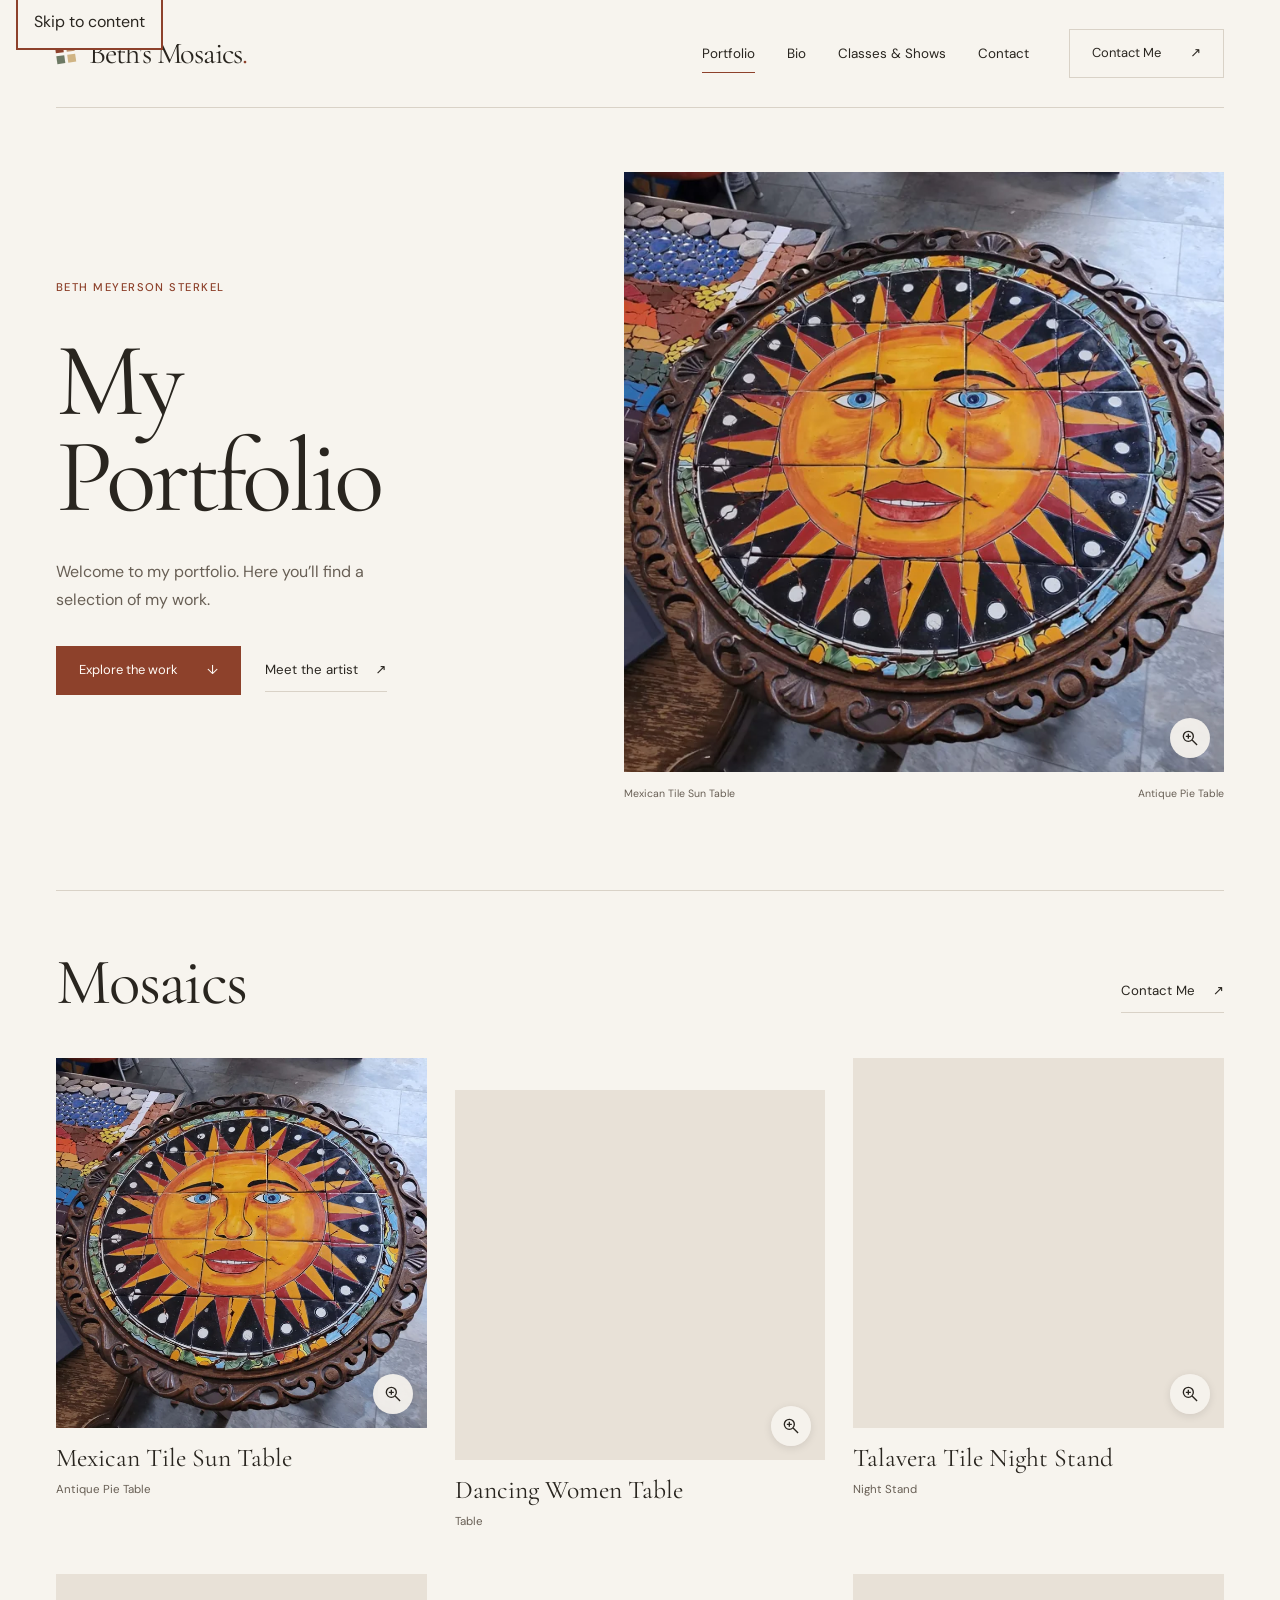
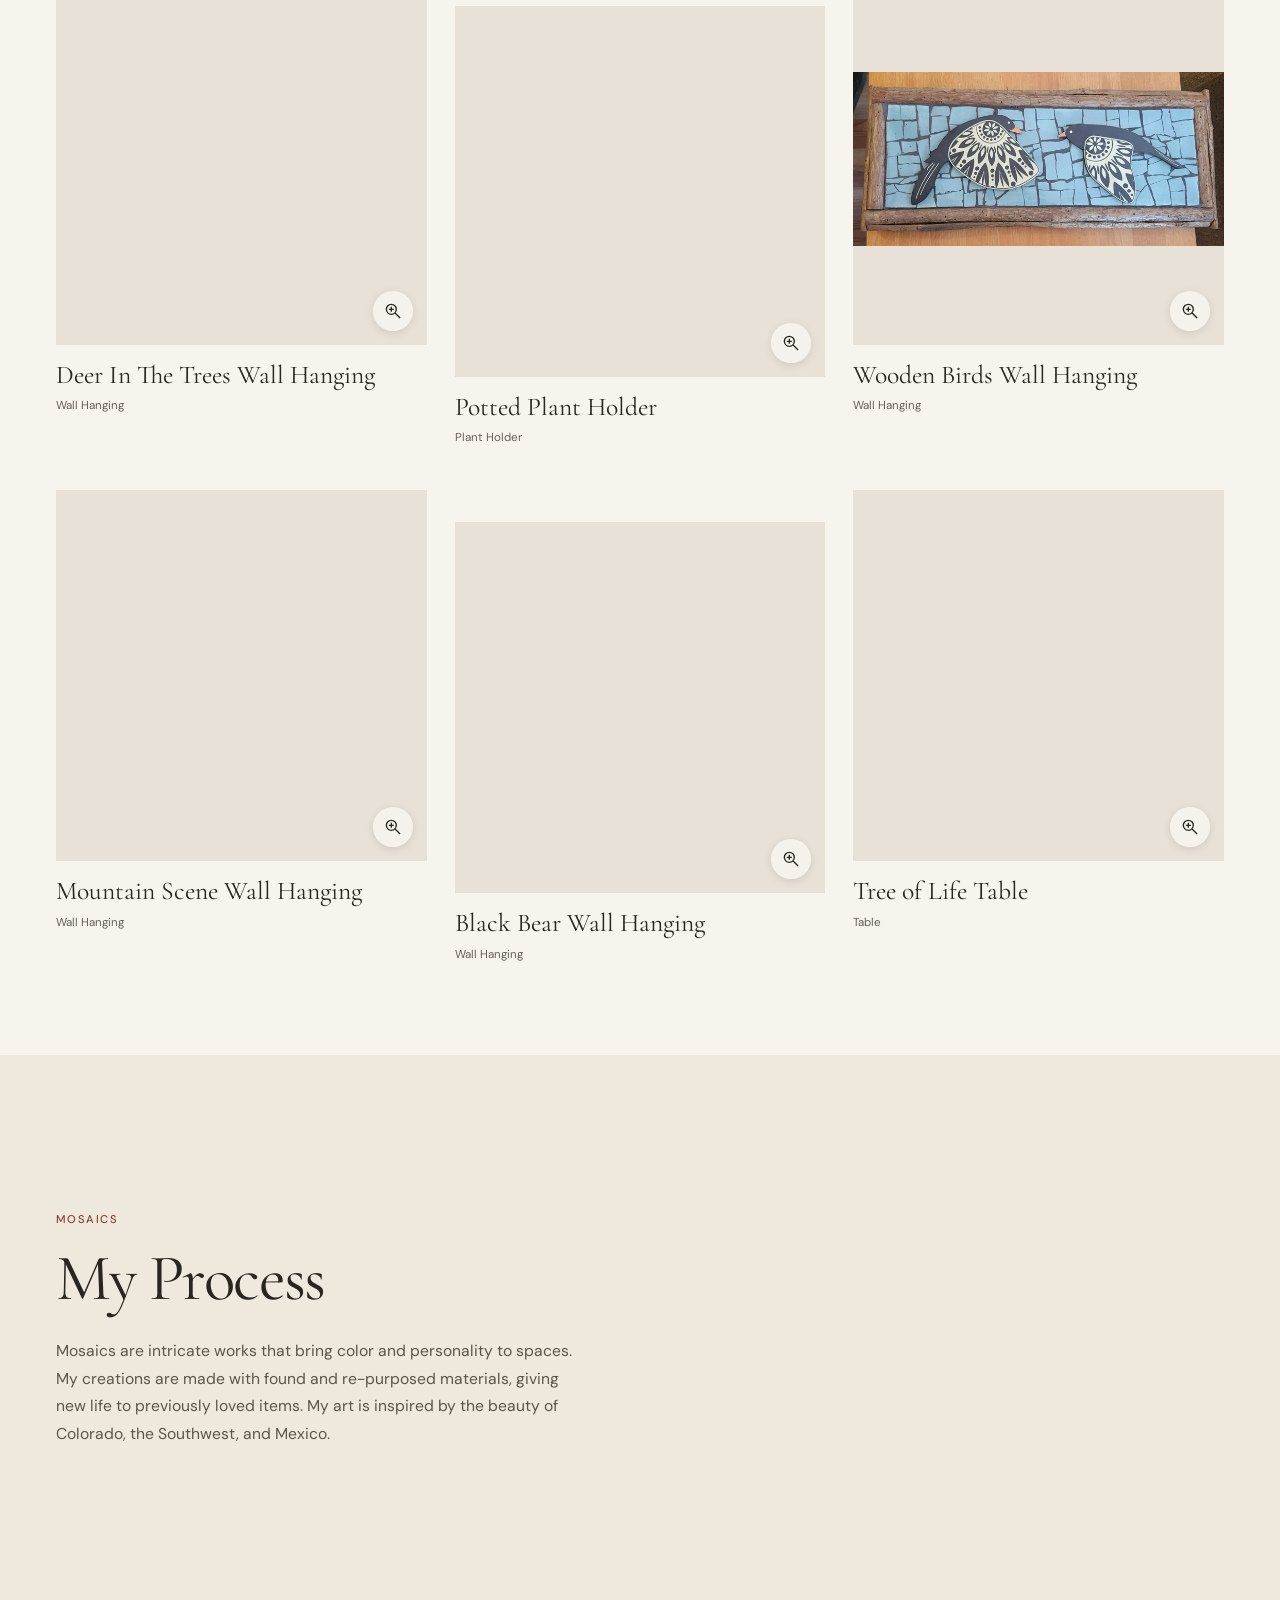
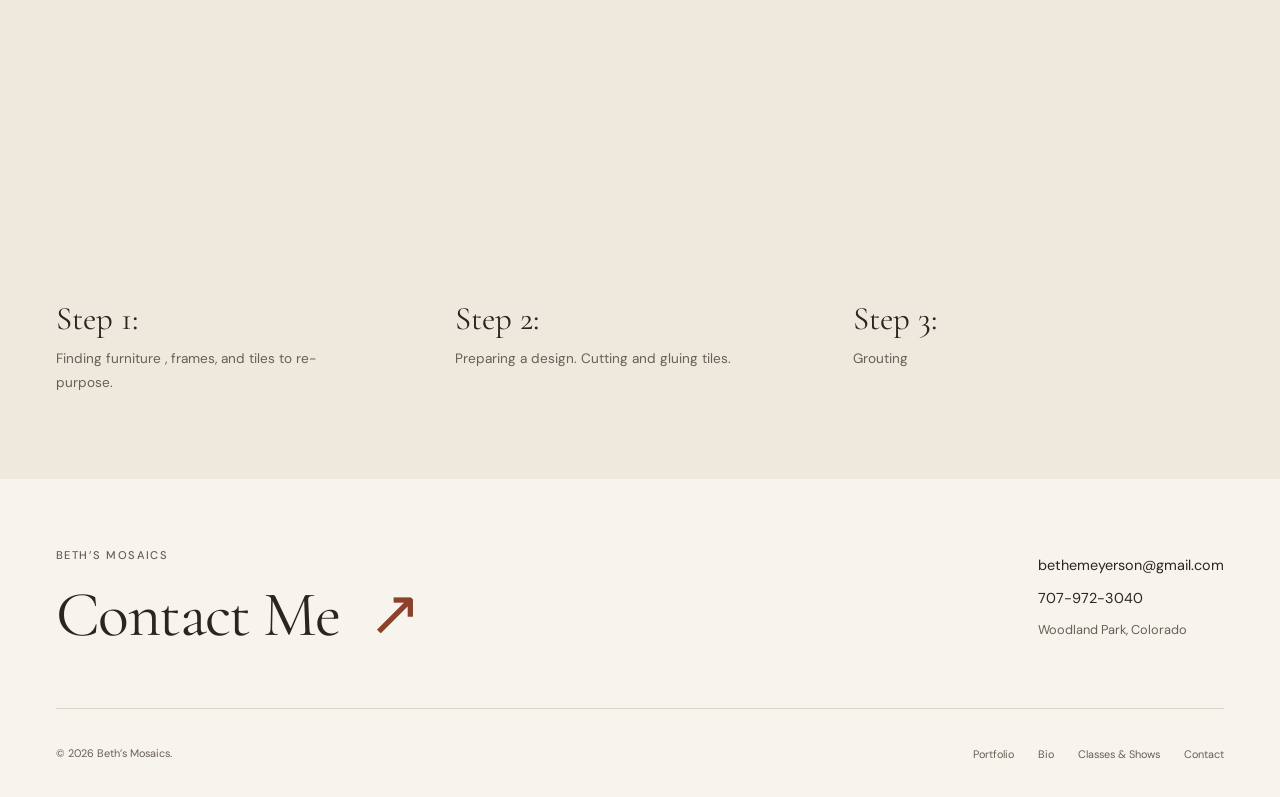
<file: src/portfolio/black-bear-wall-hanging/index.html>
<!doctype html>
<html lang="en">
  <head>
    <meta charset="utf-8">
    <meta name="viewport" content="width=device-width, initial-scale=1">
    <meta http-equiv="refresh" content="0; url=../../index.html#portfolio">
    <meta name="robots" content="noindex">
    <title>Portfolio | Beth’s Mosaics</title>
    <link rel="stylesheet" href="../../assets/css/site.css">
  </head>
  <body>
    <main class="events-section wrap" id="main">
      <h1>Portfolio</h1>
      <p><a class="text-link" href="../../index.html#portfolio">Portfolio <span aria-hidden="true">↗</span></a></p>
    </main>
  </body>
</html>
</file>
<file: src/assets/css/site.css>
@font-face {
  font-family: "Cormorant Garamond";
  src: url("../fonts/cormorant-garamond.woff2") format("woff2");
  font-style: normal;
  font-weight: 400;
  font-display: swap;
}
@font-face {
  font-family: "DM Sans";
  src: url("../fonts/dm-sans.woff2") format("woff2");
  font-style: normal;
  font-weight: 400 500;
  font-display: swap;
}
:root {
  color-scheme: light;
  --paper: #f7f4ee;
  --ink: #29251f;
  --muted: #685f55;
  --accent: #8d412b;
  --line: #d9d2c7;
  --serif: "Cormorant Garamond", Georgia, serif;
  --sans: "DM Sans", system-ui, sans-serif;
  font-family: var(--sans);
  color: var(--ink);
  background: var(--paper);
  font-synthesis: none;
  scroll-behavior: smooth;
  scroll-padding-top: 2rem;
}
* { box-sizing: border-box; }
[hidden] { display: none !important; }
body { margin: 0; }
button, a { -webkit-tap-highlight-color: transparent; touch-action: manipulation; }
button { font: inherit; }
a { color: inherit; text-decoration: none; }
a:focus-visible, button:focus-visible, main:focus-visible { outline: 2px solid var(--accent); outline-offset: 5px; }
img { display: block; max-width: 100%; height: auto; }
figure, p, h1, h2, h3 { margin: 0; }
h1, h2, h3 { font-family: var(--serif); font-weight: 400; }
h1 { font-size: clamp(4.5rem, 8.2vw, 8rem); line-height: .92; letter-spacing: -.045em; }
h2 { font-size: clamp(3rem, 5.1vw, 4.7rem); line-height: 1.05; letter-spacing: -.025em; }
h3 { font-size: 1.75rem; line-height: 1.12; }
p { line-height: 1.75; }
::selection { background: #e8cbbb; color: var(--ink); }
.wrap { width: min(1280px, calc(100% - 112px)); margin-inline: auto; }
.eyebrow { font-size: .7rem; font-weight: 500; letter-spacing: .13em; text-transform: uppercase; line-height: 1.6; }
.skip-link { position: fixed; left: 1rem; top: -5rem; z-index: 20; padding: 1rem; background: var(--paper); border: 2px solid var(--accent); }
.skip-link:focus { top: 1rem; }
.site-header { min-height: 108px; display: flex; align-items: center; gap: 2.5rem; border-bottom: 1px solid var(--line); }
.brand { display: inline-flex; align-items: center; flex-shrink: 0; font-family: var(--serif); font-size: 1.9rem; letter-spacing: -.035em; }
.brand-dot { color: var(--accent); }
.brand-mark { display: grid; grid-template-columns: repeat(2, 8px); gap: 3px; transform: rotate(-8deg); margin-right: 14px; }
.brand-mark i { display: block; width: 8px; height: 8px; background: var(--accent); }
.brand-mark i:nth-child(2) { background: #bb8c66; }
.brand-mark i:nth-child(3) { background: #6d7964; }
.brand-mark i:nth-child(4) { background: #d0b484; }
.site-nav { display: flex; align-items: center; gap: 2rem; margin-left: auto; font-size: .84rem; }
.site-nav a { white-space: nowrap; position: relative; padding-block: .7rem; }
.site-nav a::after { content: ""; position: absolute; left: 0; right: 0; bottom: 0; height: 1px; background: var(--accent); transform: scaleX(0); transform-origin: left; transition: transform .2s; }
.site-nav a:hover::after, .site-nav a[aria-current]::after { transform: scaleX(1); }
.button { display: inline-flex; align-items: center; justify-content: space-between; gap: 1.8rem; padding: 15px 22px; background: var(--accent); border: 1px solid var(--accent); color: #fffaf5; font-size: .81rem; line-height: 1.3; min-height: 48px; transition: background .2s, color .2s; }
.button:hover { background: #743521; border-color: #743521; }
.button-outline { background: transparent; color: var(--ink); border-color: var(--line); }
.button-outline:hover { background: var(--ink); border-color: var(--ink); color: var(--paper); }
.text-link { display: inline-flex; align-items: center; gap: 1.1rem; border-bottom: 1px solid var(--line); padding-block: .5rem; min-height: 44px; font-size: .83rem; }
.text-link:hover { border-color: var(--accent); color: var(--accent); }
.inline-link { text-decoration: underline; text-underline-offset: 4px; text-decoration-color: #aa8c76; }
.inline-link:hover { color: var(--accent); }
.menu-toggle { display: none; }
.hero { display: grid; grid-template-columns: .9fr 1.1fr; align-items: center; gap: clamp(2rem, 6vw, 7rem); padding-block: 64px 88px; }
.hero-copy .eyebrow { margin-bottom: 2.2rem; color: var(--accent); }
.hero-copy h1 { margin-bottom: 2rem; }
.intro { max-width: 34ch; font-size: 1rem; color: var(--muted); }
.hero-actions { display: flex; flex-wrap: wrap; align-items: center; gap: 1.5rem; margin-top: 2rem; }
.hero-art { min-width: 0; }
.hero-art img { width: 100%; aspect-ratio: 1; object-fit: contain; }
.hero-art figcaption { display: flex; justify-content: space-between; gap: 1rem; padding-top: 14px; color: var(--muted); font-size: .66rem; line-height: 1.5; }
.hero-art figcaption span:last-child { flex-shrink: 0; }
.portfolio-section { border-top: 1px solid var(--line); padding-block: 58px 90px; }
.section-heading { display: flex; justify-content: space-between; align-items: end; gap: 1rem; margin-bottom: 40px; }
.section-heading .text-link { margin-bottom: .3rem; }
.artwork-grid { display: grid; grid-template-columns: repeat(3, minmax(0, 1fr)); column-gap: 28px; row-gap: 42px; }
.artwork-card { min-width: 0; }
.card-image { position: relative; overflow: hidden; background: #e8e1d7; }
.card-image img { width: 100%; aspect-ratio: 1; object-fit: contain; }
.artwork-image-link { display: block; position: relative; cursor: zoom-in; }
.image-zoom { position: absolute; bottom: 14px; right: 14px; width: 40px; height: 40px; display: grid; place-items: center; border-radius: 50%; background: rgb(247 244 238 / .93); color: var(--ink); box-shadow: 0 2px 8px rgb(0 0 0 / .1); transition: background .2s; }
.artwork-image-link:hover .image-zoom, .artwork-image-link:focus-visible .image-zoom { background: #fff; }
.artwork-image-link:focus-visible { outline-offset: -3px; z-index: 1; }
.lightbox { width: calc(100vw - 32px); max-width: 1400px; height: calc(100dvh - 32px); max-height: calc(100dvh - 32px); margin: auto; padding: 0; border: 0; border-radius: 8px; background: #191714; color: #f7f4ee; overflow: hidden; }
.lightbox[open] { display: grid; grid-template-rows: auto minmax(0, 1fr) auto; }
.lightbox::backdrop { background: rgb(10 9 8 / .9); }
.lightbox-header { display: flex; justify-content: flex-end; padding: 8px 12px; }
.lightbox button { display: inline-flex; align-items: center; justify-content: center; gap: 10px; min-height: 44px; min-width: 44px; padding: 8px 12px; border: 1px solid transparent; border-radius: 4px; background: transparent; color: inherit; cursor: pointer; font-size: .8rem; }
.lightbox button:hover { background: #35312c; }
.lightbox button:focus-visible { outline: 2px solid #f7f4ee; outline-offset: -2px; }
.lightbox-close span { font-size: 1.5rem; line-height: 1; }
.lightbox-figure { min-height: 0; padding-inline: 12px; }
.lightbox-figure img { width: 100%; height: 100%; object-fit: contain; }
.lightbox-footer { display: grid; grid-template-columns: 44px minmax(0, 1fr) 44px; gap: 12px; align-items: center; padding: 12px; }
.lightbox-footer p { text-align: center; font-size: .85rem; line-height: 1.5; }
.lightbox-footer button { font-size: 1.5rem; }
body.lightbox-open { overflow: hidden; }
.card-caption { margin-top: 16px; }
.card-caption h3 { font-size: clamp(1.5rem, 2vw, 1.85rem); }
.card-caption p { margin-top: 7px; color: var(--muted); font-size: .72rem; }
.process-section { background: #eee8dd; padding-block: 84px; }
.process-intro { display: grid; grid-template-columns: 1.1fr .9fr; align-items: center; gap: 100px; margin-bottom: 64px; }
.process-intro .eyebrow { color: var(--accent); margin-bottom: 1rem; }
.process-intro h2 { margin-bottom: 1.5rem; }
.process-intro p:not(.eyebrow) { max-width: 48ch; color: #5d554b; font-size: .98rem; }
.process-materials { width: 100%; max-height: 380px; object-fit: cover; }
.process-steps { list-style: none; margin: 0; padding: 0; display: grid; grid-template-columns: repeat(3, minmax(0, 1fr)); gap: 28px; }
.process-steps img { width: 100%; aspect-ratio: 1.25; object-fit: cover; }
.process-steps h3 { font-size: 2.05rem; margin-top: 22px; }
.process-steps p { color: var(--muted); font-size: .85rem; margin-top: 9px; max-width: 33ch; }
.site-footer { padding-top: 68px; background: var(--paper); }
.footer-main { display: flex; justify-content: space-between; gap: 2rem; padding-bottom: 60px; }
.footer-main .eyebrow { color: var(--muted); margin-bottom: 1rem; }
.footer-main h2 { font-size: clamp(3rem, 5vw, 4.5rem); }
.footer-main h2 span { color: var(--accent); margin-left: 1rem; }
.footer-main address { display: flex; flex-direction: column; gap: 11px; align-self: center; font-size: .9rem; font-style: normal; line-height: 1.5; }
.footer-main address a:hover { color: var(--accent); }
.footer-main address span { color: var(--muted); font-size: .8rem; }
.footer-bottom { border-top: 1px solid var(--line); display: flex; justify-content: space-between; gap: 2rem; align-items: center; padding-block: 25px; font-size: .68rem; color: var(--muted); }
.footer-bottom nav { display: flex; flex-wrap: wrap; gap: 1.5rem; }
.footer-bottom nav a { padding-block: .8rem; }
.footer-bottom nav a:hover { color: var(--accent); }
.bio-section { display: grid; grid-template-columns: .85fr 1.15fr; gap: clamp(3rem, 8vw, 8rem); padding-block: 80px 100px; align-items: start; }
.portrait { padding-top: 1.2rem; }
.portrait img { width: 100%; max-width: 397px; }
.portrait figcaption { font-size: .7rem; color: var(--muted); margin-top: 16px; line-height: 1.6; }
.bio-copy .eyebrow { color: var(--accent); margin-bottom: 1.5rem; }
.bio-copy h1 { font-size: clamp(4rem, 7vw, 7rem); margin-bottom: 2.3rem; }
.bio-copy > p:not(.eyebrow) { color: var(--muted); margin-bottom: 1.4rem; font-size: .95rem; }
.bio-copy .button { margin-top: .8rem; }
.page-bio .site-footer, .page-contact .site-footer, .page-events .site-footer { border-top: 1px solid var(--line); }
.contact-section { display: grid; grid-template-columns: 1fr 1fr; gap: clamp(2rem, 8vw, 8rem); padding-block: 90px 110px; align-items: center; }
.contact-copy > .eyebrow { color: var(--accent); margin-bottom: 2rem; }
.contact-copy h1 { margin-bottom: 2.2rem; }
.contact-copy h2 { font-size: 2rem; margin-bottom: 1rem; }
.contact-copy > p:not(.eyebrow) { color: var(--muted); max-width: 40ch; font-size: .95rem; }
.contact-copy > .text-link { margin-top: 1.5rem; }
.contact-panel { padding: 44px 36px; background: #eee8dd; }
.contact-option { display: block; padding-block: 24px 30px; border-bottom: 1px solid #c9c0b2; }
.contact-option:first-child { padding-top: 0; }
.contact-option .eyebrow { display: block; color: var(--muted); margin-bottom: 14px; }
.contact-value { font-family: var(--serif); font-size: clamp(1.65rem, 2.4vw, 2.25rem); line-height: 1.3; overflow-wrap: anywhere; }
.contact-option:hover .contact-value { color: var(--accent); }
.contact-value > span { color: var(--accent); white-space: nowrap; }
.contact-location { display: flex; align-items: center; gap: 1.3rem; margin-top: 32px; }
.contact-location p { line-height: 1.6; color: var(--muted); font-size: .86rem; }
.location-mark { font-size: 2.8rem; color: var(--accent); line-height: 1; }
.events-section { padding-block: 90px 110px; }
.events-section .eyebrow { color: var(--accent); margin-bottom: 2rem; }
.events-section h1 { max-width: 10ch; margin-bottom: 2rem; }
.events-section > p:not(.eyebrow) { max-width: 42ch; color: var(--muted); }
.events-section .button { margin-top: 2rem; }
@media (min-width: 1001px) {
  .artwork-card:nth-child(3n + 2) { padding-top: 32px; }
}
@media (max-width: 1000px) {
  .wrap { width: calc(100% - 64px); }
  .site-header { gap: 1.5rem; min-height: 96px; }
  .site-nav { gap: 1.4rem; }
  .header-contact { display: none; }
  .hero { gap: 2rem; padding-block: 54px 64px; }
  .hero-actions { gap: 1rem; }
  .artwork-grid { grid-template-columns: repeat(2, minmax(0, 1fr)); }
  .process-intro { gap: 3rem; }
  .process-steps { gap: 22px; }
  .bio-section { gap: 3rem; }
  .contact-section { gap: 2rem; }
  .contact-panel { padding: 34px 24px; }
}
@media (max-width: 760px) {
  .wrap { width: calc(100% - 40px); }
  .site-header { min-height: 86px; flex-wrap: wrap; gap: 0; padding-block: 22px; }
  .brand { font-size: 1.7rem; }
  .brand-mark { margin-right: 10px; }
  .site-nav { width: 100%; flex-wrap: wrap; margin-left: 0; margin-top: 14px; gap: .5rem 1.5rem; }
  .js .menu-toggle { display: inline-flex; align-items: center; gap: 12px; margin-left: auto; padding: 8px 0 8px 12px; background: none; border: 0; min-height: 44px; font-size: .75rem; color: var(--ink); cursor: pointer; }
  .menu-icon, .menu-icon::after { display: block; width: 18px; height: 1px; background: currentColor; }
  .menu-icon::after { content: ""; transform: translateY(5px); }
  .js .site-nav { flex-direction: column; align-items: stretch; gap: 0; padding-top: 14px; }
  .js .site-nav a { padding-block: 13px; }
  .js .site-nav a::after { right: auto; width: 40px; bottom: 8px; }
  .hero { grid-template-columns: 1fr; gap: 40px; padding-block: 46px 52px; }
  .hero-copy .eyebrow { margin-bottom: 1.5rem; }
  .hero-copy h1 { font-size: clamp(4.5rem, 15vw, 7rem); margin-bottom: 1.7rem; }
  .intro { max-width: 36ch; }
  .hero-actions { margin-top: 1.5rem; gap: 1.3rem; }
  .hero-art figcaption { font-size: .63rem; }
  .portfolio-section { padding-block: 42px 54px; }
  .section-heading { margin-bottom: 28px; }
  .section-heading h2 { font-size: 3.2rem; }
  .artwork-grid { gap: 30px 20px; }
  .card-caption h3 { font-size: 1.5rem; }
  .process-section { padding-block: 50px; }
  .process-intro { grid-template-columns: 1fr; gap: 30px; margin-bottom: 40px; }
  .process-intro p:not(.eyebrow) { max-width: none; }
  .process-materials { max-height: 320px; }
  .process-steps { grid-template-columns: 1fr; gap: 34px; }
  .process-steps img { aspect-ratio: 1.25; }
  .process-steps h3 { margin-top: 18px; }
  .footer-main { flex-direction: column; gap: 30px; padding-bottom: 36px; }
  .footer-main address { align-self: start; }
  .site-footer { padding-top: 42px; }
  .footer-bottom { padding-block: 20px; gap: 16px; flex-wrap: wrap; }
  .footer-bottom nav { gap: 20px; }
  .events-section { padding-block: 48px 56px; }
  .events-section h1 { font-size: clamp(4rem, 15vw, 7rem); }
  .bio-section { grid-template-columns: 1fr; padding-block: 48px 56px; gap: 32px; }
  .portrait { padding-top: 0; }
  .portrait img { max-width: 397px; }
  .bio-copy h1 { font-size: clamp(4rem, 15vw, 6rem); }
  .contact-section { grid-template-columns: 1fr; padding-block: 48px 56px; gap: 40px; }
  .contact-copy h1 { font-size: clamp(4.5rem, 16vw, 7rem); }
  .contact-panel { padding: 32px 24px; }
  .contact-value { font-size: 1.9rem; }
}
@media (max-width: 640px) {
  .artwork-grid { grid-template-columns: 1fr; row-gap: 32px; }
  .card-caption h3 { font-size: 1.8rem; }
  .card-caption p { font-size: .75rem; }
}
@media (prefers-reduced-motion: reduce) {
  :root { scroll-behavior: auto; }
  *, *::before, *::after { transition: none !important; }
}
</file>
